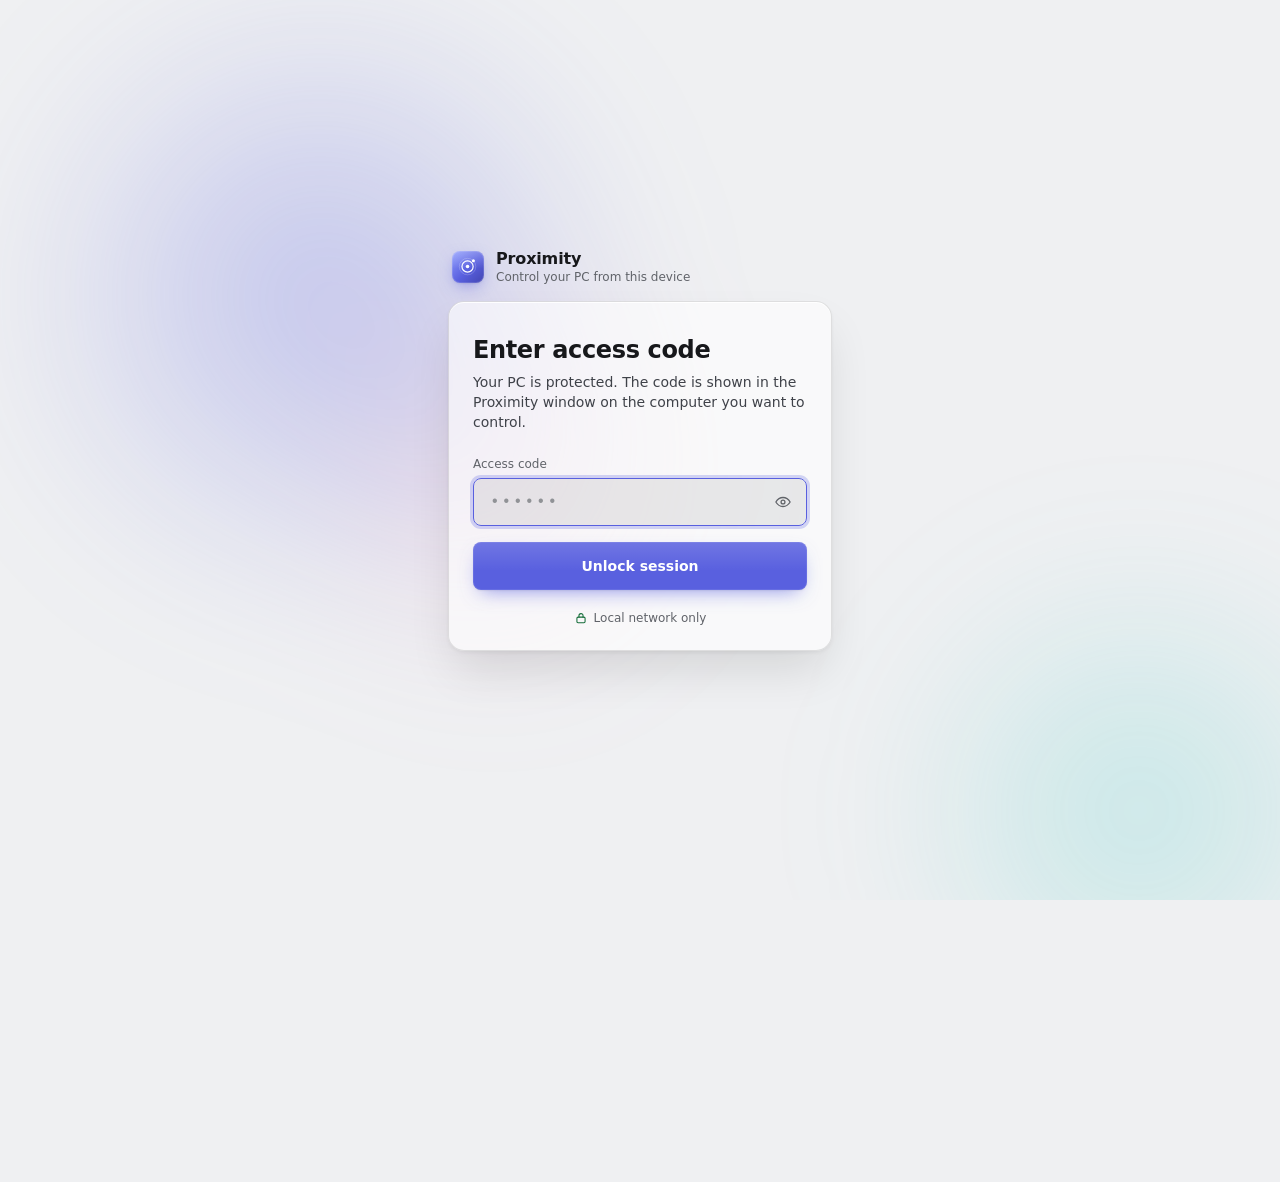
<file: www/static/access_code.html>
<!DOCTYPE html>
<html lang="en">

<head>
    <meta charset="utf-8" />
    <meta name="viewport" content="width=device-width, initial-scale=1.0, maximum-scale=1.0, user-scalable=no, interactive-widget=overlays-content" />
    <meta name="apple-mobile-web-app-capable" content="yes" />
    <meta name="apple-mobile-web-app-status-bar-style" content="black-translucent">
    <meta name="mobile-web-app-capable" content="yes">
    <meta name="apple-mobile-web-app-title" content="Proximity">
    <meta name="theme-color" media="(prefers-color-scheme: dark)" content="#030405">
    <meta name="theme-color" media="(prefers-color-scheme: light)" content="#eff0f2">
    <meta name="color-scheme" content="dark light">
    <meta name="description" content="Enter the access code to connect to your PC with Proximity.">
    <link rel="icon" href="data:image/svg+xml,%3Csvg xmlns='http://www.w3.org/2000/svg' viewBox='0 0 32 32'%3E%3Cdefs%3E%3ClinearGradient id='g' x1='0' y1='0' x2='1' y2='1'%3E%3Cstop stop-color='%239b8cff'/%3E%3Cstop offset='.52' stop-color='%235b6cff'/%3E%3Cstop offset='1' stop-color='%2322d3ee'/%3E%3C/linearGradient%3E%3C/defs%3E%3Crect width='32' height='32' rx='8.75' fill='url(%23g)'/%3E%3Ccircle cx='16' cy='16' r='8.5' fill='none' stroke='white' stroke-width='1.8'/%3E%3Ccircle cx='16' cy='16' r='12.5' fill='none' stroke='white' stroke-width='1.2' opacity='.26'/%3E%3Ccircle cx='16' cy='16' r='2.7' fill='white'/%3E%3Ccircle cx='24.84' cy='7.16' r='2.3' fill='white'/%3E%3C/svg%3E">
    <title>Unlock · Proximity</title>
    <link rel="stylesheet" href="style.css">
</head>

<body class="auth">
    <div class="auth_shell">
        <div class="auth_brand">
            <span class="brand_mark" aria-hidden="true">
                <svg viewBox="0 0 32 32" fill="none">
                    <circle cx="16" cy="16" r="8.5" stroke="currentColor" stroke-width="1.8" />
                    <circle cx="16" cy="16" r="12.5" stroke="currentColor" stroke-width="1.2" opacity=".26" />
                    <circle cx="16" cy="16" r="2.7" fill="currentColor" />
                    <circle cx="24.84" cy="7.16" r="2.3" fill="currentColor" />
                </svg>
            </span>
            <div class="auth_brand_text">
                <span class="auth_brand_name">Proximity</span>
                <span class="auth_brand_sub">Control your PC from this device</span>
            </div>
        </div>

        <div class="auth_card">
            <h1>Enter access code</h1>
            <p>Your PC is protected. The code is shown in the Proximity window on the computer you want to control.</p>

            <form action="/" method="get">
                <label class="auth_label" for="access_code">Access code</label>
                <div class="auth_field">
                    <input type="password" id="access_code" name="access_code" placeholder="••••••" autocomplete="current-password" autocapitalize="off" spellcheck="false" autofocus />
                    <button id="toggle_code" type="button" aria-label="Show access code" aria-pressed="false" title="Show access code">
                        <svg class="eye_open" viewBox="0 0 24 24" width="18" height="18" fill="none" stroke="currentColor" stroke-width="1.7" stroke-linecap="round" stroke-linejoin="round" aria-hidden="true">
                            <path d="M2.5 12s3.5-6 9.5-6 9.5 6 9.5 6-3.5 6-9.5 6-9.5-6-9.5-6z" />
                            <circle cx="12" cy="12" r="2.6" />
                        </svg>
                        <svg class="eye_closed" viewBox="0 0 24 24" width="18" height="18" fill="none" stroke="currentColor" stroke-width="1.7" stroke-linecap="round" stroke-linejoin="round" aria-hidden="true" style="display:none">
                            <path d="M4 4l16 16" />
                            <path d="M9.9 5.3A9.9 9.9 0 0 1 12 5c6 0 9.5 7 9.5 7a17 17 0 0 1-3.2 4.1M6.6 7.4A16.6 16.6 0 0 0 2.5 12s3.5 7 9.5 7a9.9 9.9 0 0 0 4.1-.9" />
                            <path d="M9.9 9.9a3 3 0 0 0 4.2 4.2" />
                        </svg>
                    </button>
                </div>
                <button class="auth_submit" type="submit">Unlock session</button>
            </form>

            <p class="auth_note">
                <svg viewBox="0 0 24 24" width="14" height="14" fill="none" stroke="currentColor" stroke-width="1.8" stroke-linecap="round" stroke-linejoin="round" aria-hidden="true">
                    <rect x="5" y="10.5" width="14" height="9.5" rx="2" />
                    <path d="M8.5 10.5V8a3.5 3.5 0 0 1 7 0v2.5" />
                </svg>
                Local network only
            </p>
        </div>
    </div>

    <script>
        (function () {
            var input = document.getElementById("access_code");
            var button = document.getElementById("toggle_code");
            var eyeOpen = button.querySelector(".eye_open");
            var eyeClosed = button.querySelector(".eye_closed");
            button.addEventListener("click", function () {
                var show = input.type === "password";
                input.type = show ? "text" : "password";
                eyeOpen.style.display = show ? "none" : "";
                eyeClosed.style.display = show ? "" : "none";
                button.setAttribute("aria-pressed", show ? "true" : "false");
                button.setAttribute("aria-label", show ? "Hide access code" : "Show access code");
                button.title = show ? "Hide access code" : "Show access code";
                input.focus();
            });
        })();
    </script>
</body>

</html>
</file>
<file: www/static/style.css>
@charset "UTF-8";
/* Proximity - "Glass" interface
 *
 * Built on the Eclypsion design set (design.eclypsion.org/tokens): its
 * surfaces, text, border and fill colours, the 4px spacing scale, radii,
 * type ramp, durations and easings are copied 1:1 below. On top of that sits
 * a soft-glass layer: translucent panels with backdrop blur, a one-pixel top
 * highlight and spring motion.
 *
 * Dark by default, light follows the system. The settings are a floating
 * drawer on wide screens and a floating bottom sheet on phones.
 *
 * JS contracts kept intact: #settings.hide/.vanish/.lefty, .vanish on
 * video/canvas, #softkb_bar.hide, #debug_overlay.hide, .active on tabs and
 * quick actions, #settings .hide on conditional rows, body.stage_live,
 * body.panel_open/.panel_gone/.game_mode, #stage_overlay[data-state],
 * .game_btn.sm/.md/.lg/.pressed/.selected, #game_overlay.edit, .ge_*.
 */

/* ================================================================ tokens */

:root {
    color-scheme: dark;

    /* --- Eclypsion: surfaces */
    --color-surface-base: #030405;
    --color-surface-content: #0e0f12;
    --color-surface-raised: #17181b;
    --color-surface-elevated: #212326;
    --color-surface-overlay: #2c2e31;

    /* --- Eclypsion: text */
    --color-text-primary: #eff0f2;
    --color-text-secondary: #bcbec2;
    --color-text-tertiary: #909296;
    --color-text-placeholder: #a6a8ac;
    --color-text-disabled: #606369;
    --color-text-accent: #8d9bfe;
    --color-text-on-accent: #fff;
    --color-text-success: #50c277;
    --color-text-warning: #ebaa2d;
    --color-text-danger: #ff807f;

    /* --- Eclypsion: borders */
    --color-border-subtle: rgba(255, 255, 255, 0.07);
    --color-border-default: rgba(255, 255, 255, 0.11);
    --color-border-strong: #6d6f72;
    --color-border-highlight: rgba(255, 255, 255, 0.05);
    --color-border-focus: #8d9bfe;
    --color-border-accent: #8d9bfe;
    --color-border-success: #50c277;
    --color-border-danger: #ff807f;

    /* --- Eclypsion: fills */
    --color-fill-accent: #5960df;
    --color-fill-accent-hover: #4d51cb;
    --color-fill-accent-active: #4245b2;
    --color-fill-accent-subtle: rgba(141, 155, 254, 0.14);
    --color-fill-neutral: rgba(255, 255, 255, 0.08);
    --color-fill-neutral-hover: rgba(255, 255, 255, 0.11);
    --color-fill-neutral-active: rgba(255, 255, 255, 0.14);
    --color-fill-raised: rgba(255, 255, 255, 0.22);
    --color-fill-raised-subtle: rgba(255, 255, 255, 0.14);
    --color-fill-success-subtle: rgba(80, 194, 119, 0.14);
    --color-fill-danger-subtle: rgba(255, 128, 127, 0.14);
    --color-fill-danger: #cc3239;
    --color-fill-danger-hover: #b01d28;
    --color-fill-disabled: rgba(255, 255, 255, 0.03);
    --color-fill-scrim: rgba(0, 0, 0, 0.6);

    /* --- Eclypsion: glows & shadows */
    --color-glow-focus: rgba(141, 155, 254, 0.25);
    --color-glow-danger: rgba(255, 128, 127, 0.25);
    --color-shadow-key: rgba(0, 0, 0, 0.3);
    --color-shadow-ambient: rgba(0, 0, 0, 0.5);
    --color-product-bots: #35c9c2;

    --shadow-raised: 0 1px 2px 0 var(--color-shadow-key);
    --shadow-popover: 0 1px 2px 0 var(--color-shadow-key), 0 8px 24px -4px var(--color-shadow-ambient);
    --shadow-modal: 0 2px 4px 0 var(--color-shadow-key), 0 24px 48px -8px var(--color-shadow-ambient);
    --glow-focus: 0 0 0 3px var(--color-glow-focus), 0 0 0 4px var(--color-border-focus);

    /* --- Eclypsion: spacing, radii, sizes */
    --space-2: 2px;
    --space-4: 4px;
    --space-6: 6px;
    --space-8: 8px;
    --space-12: 12px;
    --space-16: 16px;
    --space-20: 20px;
    --space-24: 24px;
    --space-32: 32px;
    --space-40: 40px;

    --radius-sm: 4px;
    --radius-md: 6px;
    --radius-lg: 8px;
    --radius-xl: 12px;
    --radius-2xl: 16px;
    --radius-full: 9999px;

    --size-control-xs: 24px;
    --size-control-sm: 28px;
    --size-control-md: 32px;
    --size-control-lg: 36px;
    --size-touch-target: 44px;
    --size-icon-sm: 16px;
    --size-icon-md: 20px;
    --size-icon-lg: 24px;

    /* --- Eclypsion: type */
    --font-family-sans: "Inter Variable", Inter, system-ui, -apple-system, "Segoe UI", Roboto, "Helvetica Neue", sans-serif;
    --font-family-mono: "JetBrains Mono Variable", "JetBrains Mono", ui-monospace, "SF Mono", "Cascadia Mono", Menlo, Consolas, monospace;

    /* --- Eclypsion: motion */
    --duration-fast: 120ms;
    --duration-normal: 180ms;
    --duration-slow: 260ms;
    --easing-standard: cubic-bezier(0.2, 0, 0, 1);
    --easing-entrance: cubic-bezier(0, 0, 0, 1);
    --easing-exit: cubic-bezier(0.4, 0, 1, 1);
    /* Fallbacks; replaced by the real linear() springs below where supported. */
    --easing-spring: cubic-bezier(0.2, 0.9, 0.25, 1);
    --easing-spring-soft: cubic-bezier(0.3, 1.25, 0.5, 1);

    /* --- Glass layer (derived from surface-content) */
    --glass: rgba(14, 15, 18, 0.66);
    --glass-strong: rgba(14, 15, 18, 0.84);
    --glass-solid: #121316;
    --glass-blur: blur(24px) saturate(1.7);
    --glass-blur-strong: blur(36px) saturate(1.8);
    --glass-edge: inset 0 1px 0 0 rgba(255, 255, 255, 0.07);
    --group: rgba(255, 255, 255, 0.045);
    --track: rgba(255, 255, 255, 0.14);
    --knob: #ffffff;

    /* Ambient light behind the glass. */
    --aurora-1: rgba(89, 96, 223, 0.55);
    --aurora-2: rgba(53, 201, 194, 0.26);
    --aurora-3: rgba(236, 132, 183, 0.18);
}

@supports (transition-timing-function: linear(0, 1)) {
    :root {
        --easing-spring: linear(0, 0.003 0.8%, 0.016 2.1%, 0.039 3.3%, 0.079 5%, 0.167 7.9%, 0.362 13.8%, 0.455 16.7%, 0.551 20%, 0.634 23.3%, 0.705 26.7%, 0.764 30%, 0.818 33.8%, 0.86 37.5%, 0.9 42.1%, 0.931 47.1%, 0.954 52.5%, 0.972 58.8%, 0.983 65.4%, 0.991 73.8%, 1);
        --easing-spring-soft: linear(0, 0.007 1.3%, 0.026 2.5%, 0.054 3.8%, 0.104 5.4%, 0.149 6.7%, 0.213 8.3%, 0.439 13.8%, 0.555 16.7%, 0.659 19.6%, 0.748 22.5%, 0.813 25%, 0.875 27.9%, 0.923 30.8%, 0.964 34.2%, 0.989 37.1%, 1.008 40.4%, 1.019 43.8%, 1.025 47.9%, 1.024 54.2%, 1.003 77.9%, 1);
    }
}

@media (prefers-color-scheme: light) {
    :root {
        color-scheme: light;

        --color-surface-base: #eff0f2;
        --color-surface-content: #fff;
        --color-surface-raised: #f9fafb;
        --color-surface-elevated: #fff;
        --color-surface-overlay: #fff;

        --color-text-primary: #17181b;
        --color-text-secondary: #3f4249;
        --color-text-tertiary: #606369;
        --color-text-placeholder: #52555c;
        --color-text-disabled: #909296;
        --color-text-accent: #4d51cb;
        --color-text-success: #146c39;
        --color-text-warning: #8d5406;
        --color-text-danger: #b01d28;

        --color-border-subtle: rgba(0, 0, 0, 0.07);
        --color-border-default: rgba(0, 0, 0, 0.11);
        --color-border-strong: #7e8085;
        --color-border-highlight: #fff;
        --color-border-focus: #5960df;
        --color-border-accent: #5960df;
        --color-border-success: #146c39;
        --color-border-danger: #b01d28;

        --color-fill-accent-subtle: rgba(89, 96, 223, 0.1);
        --color-fill-neutral: rgba(0, 0, 0, 0.07);
        --color-fill-neutral-hover: rgba(0, 0, 0, 0.1);
        --color-fill-neutral-active: rgba(0, 0, 0, 0.13);
        --color-fill-raised: #fff;
        --color-fill-raised-subtle: #f9fafb;
        --color-fill-success-subtle: rgba(38, 137, 76, 0.1);
        --color-fill-danger-subtle: rgba(204, 50, 57, 0.1);
        --color-fill-disabled: rgba(0, 0, 0, 0.03);
        --color-fill-scrim: rgba(0, 0, 0, 0.4);

        --color-glow-focus: rgba(89, 96, 223, 0.25);
        --color-glow-danger: rgba(204, 50, 57, 0.25);
        --color-shadow-key: rgba(0, 0, 0, 0.06);
        --color-shadow-ambient: rgba(0, 0, 0, 0.12);

        --glass: rgba(255, 255, 255, 0.62);
        --glass-strong: rgba(255, 255, 255, 0.82);
        --glass-solid: #fbfbfc;
        --glass-edge: inset 0 1px 0 0 rgba(255, 255, 255, 0.9);
        --group: rgba(255, 255, 255, 0.66);
        --track: rgba(0, 0, 0, 0.12);

        --aurora-1: rgba(89, 96, 223, 0.32);
        --aurora-2: rgba(53, 201, 194, 0.24);
        --aurora-3: rgba(236, 132, 183, 0.18);
    }
}

/* Without backdrop-filter the glass would just be see-through; go solid. */
@supports not ((-webkit-backdrop-filter: blur(1px)) or (backdrop-filter: blur(1px))) {
    :root {
        --glass: var(--glass-solid);
        --glass-strong: var(--glass-solid);
    }
}

/* ================================================================== base */

* {
    box-sizing: border-box;
}

html,
body {
    width: 100%;
    height: 100%;
    margin: 0;
    padding: 0;
    overflow: hidden;
}

body {
    display: flex;
    color: var(--color-text-primary);
    background: var(--color-surface-base);
    font-family: var(--font-family-sans);
    font-size: 14px;
    line-height: 20px;
    font-feature-settings: "cv11", "ss01";
    -webkit-font-smoothing: antialiased;
    -moz-osx-font-smoothing: grayscale;
    text-rendering: optimizeLegibility;
    -webkit-tap-highlight-color: transparent;
}

button,
input,
select,
output {
    font-family: inherit;
}

button {
    -webkit-tap-highlight-color: transparent;
}

:focus-visible {
    outline: none;
    box-shadow: var(--glow-focus);
}

/* Shared glass recipe. */
.stage_card,
#settings,
#quickbar,
#softkb_bar,
#game_edit_bar,
#debug_overlay,
.auth_card {
    -webkit-backdrop-filter: var(--glass-blur);
    backdrop-filter: var(--glass-blur);
}

/* ================================================================= stage */

main {
    position: relative;
    display: flex;
    width: 100%;
    height: 100%;
    margin: 0;
    padding: 0;
    overflow: hidden;
    isolation: isolate;
    touch-action: none;
    user-select: none;
    -webkit-touch-callout: none;
    -webkit-user-select: none;
    -moz-user-select: none;
    -ms-user-select: none;
    background: var(--color-surface-base);
}

/* Ambient light the glass panels refract: two slow drifting blooms. They are
   painted under the video, so a live stream simply covers them. */
main::before,
main::after,
body.auth::before {
    content: "";
    position: absolute;
    z-index: 0;
    pointer-events: none;
    border-radius: 50%;
    filter: blur(72px);
}

main::before,
body.auth::before {
    top: -12vmax;
    left: -10vmax;
    width: 70vmax;
    height: 70vmax;
    background:
        radial-gradient(closest-side, var(--aurora-1), transparent 72%),
        radial-gradient(closest-side at 70% 70%, var(--aurora-3), transparent 80%);
    animation: drift-a 26s var(--easing-standard) infinite alternate;
}

main::after {
    right: -14vmax;
    bottom: -18vmax;
    width: 64vmax;
    height: 64vmax;
    background: radial-gradient(closest-side, var(--aurora-2), transparent 72%);
    animation: drift-b 32s var(--easing-standard) infinite alternate;
}

body.stage_live main::before,
body.stage_live main::after {
    animation-play-state: paused;
}

@keyframes drift-a {
    to {
        transform: translate(8vmax, 6vmax) scale(1.08);
    }
}

@keyframes drift-b {
    to {
        transform: translate(-7vmax, -5vmax) scale(0.94);
    }
}

video {
    position: relative;
    z-index: 1;
    display: block;
    max-width: 100%;
    max-height: 100%;
    width: auto;
    height: auto;
    margin: auto;
    /* No painted background: until the stream starts the element would be a
       black 300x150 box shining through the stage card. */
    background: transparent;
}

video.vanish,
canvas.vanish {
    display: none !important;
}

canvas {
    position: absolute;
    top: 0;
    left: 0;
    z-index: 1;
    width: 100%;
    height: 100%;
    background: #000;
}

input[type="text"] {
    touch-action: auto !important;
    user-select: text;
    -webkit-touch-callout: default;
    -webkit-user-select: text;
    -khtml-user-select: text;
    -moz-user-select: text;
    -ms-user-select: text;
}

/* ========================================================= stage overlay */

#stage_overlay {
    position: absolute;
    inset: 0;
    /* Above the game mode overlay (z 40) so the retry button stays tappable
       when the connection dies mid-game; the card itself is click-through
       except for that button. */
    z-index: 45;
    display: flex;
    align-items: center;
    justify-content: center;
    padding: var(--space-24) var(--space-16) calc(88px + env(safe-area-inset-bottom));
    pointer-events: none;
    transition:
        opacity var(--duration-slow) var(--easing-exit),
        visibility var(--duration-slow) var(--easing-exit);
}

#stage_overlay.hide {
    opacity: 0;
    visibility: hidden;
}

.stage_card {
    position: relative;
    width: min(384px, 100%);
    padding: var(--space-40) var(--space-32) var(--space-32);
    border: 1px solid var(--color-border-default);
    border-radius: var(--radius-2xl);
    background: var(--glass);
    box-shadow: var(--glass-edge), var(--shadow-modal);
    text-align: center;
    animation: rise var(--duration-slow) var(--easing-entrance) both;
}

@keyframes rise {
    from {
        opacity: 0;
        transform: translateY(8px) scale(0.985);
    }
}

/* Brand tile. */
.brand_mark {
    position: relative;
    display: inline-grid;
    place-items: center;
    flex: none;
    width: var(--size-control-md);
    height: var(--size-control-md);
    border-radius: var(--radius-lg);
    color: #fff;
    background:
        linear-gradient(180deg, rgba(255, 255, 255, 0.22), rgba(255, 255, 255, 0) 55%),
        linear-gradient(135deg, #8d9bfe 0%, #5960df 55%, #4245b2 100%);
    box-shadow:
        inset 0 0 0 1px rgba(255, 255, 255, 0.14),
        0 1px 2px var(--color-shadow-key),
        0 6px 16px -4px rgba(89, 96, 223, 0.55);
}

.brand_mark svg {
    position: relative;
    z-index: 1;
    width: 66%;
    height: 66%;
}

.brand_mark_sm {
    width: var(--size-control-md);
    height: var(--size-control-md);
    border-radius: var(--radius-lg);
}

/* The big mark on the stage card radiates while it searches for the PC. */
.brand_mark_lg {
    width: 64px;
    height: 64px;
    border-radius: var(--radius-2xl);
    box-shadow:
        inset 0 0 0 1px rgba(255, 255, 255, 0.16),
        0 2px 4px var(--color-shadow-key),
        0 20px 40px -10px rgba(89, 96, 223, 0.65);
}

.brand_mark_lg::before,
.brand_mark_lg::after {
    content: "";
    position: absolute;
    inset: 0;
    border-radius: var(--radius-2xl);
    border: 1px solid var(--color-border-accent);
    opacity: 0;
    animation: radar 2.4s var(--easing-entrance) infinite;
}

.brand_mark_lg::after {
    animation-delay: 1.2s;
}

#stage_overlay[data-state="error"] .brand_mark_lg {
    background:
        linear-gradient(180deg, rgba(255, 255, 255, 0.12), rgba(255, 255, 255, 0) 55%),
        var(--color-surface-overlay);
    color: var(--color-text-tertiary);
    box-shadow: inset 0 0 0 1px var(--color-border-default), var(--shadow-raised);
}

#stage_overlay[data-state="error"] .brand_mark_lg::before,
#stage_overlay[data-state="error"] .brand_mark_lg::after {
    animation: none;
}

@keyframes radar {
    0% {
        opacity: 0.7;
        transform: scale(1);
    }

    100% {
        opacity: 0;
        transform: scale(1.55);
        border-radius: 28px;
    }
}

.eyebrow {
    display: block;
    margin: var(--space-24) 0 var(--space-4);
    font-size: 11px;
    line-height: 16px;
    font-weight: 600;
    letter-spacing: 0.08em;
    text-transform: uppercase;
    color: var(--color-text-tertiary);
}

.stage_title {
    margin: 0;
    font-size: 24px;
    line-height: 32px;
    font-weight: 600;
    letter-spacing: -0.015em;
    text-wrap: balance;
}

.stage_sub {
    margin: var(--space-4) 0 0;
    font-size: 14px;
    line-height: 20px;
    color: var(--color-text-secondary);
}

/* Indeterminate progress line instead of a spinner. */
.stage_loader {
    position: relative;
    width: 128px;
    height: 3px;
    margin: var(--space-24) auto;
    overflow: hidden;
    border-radius: var(--radius-full);
    background: var(--color-fill-neutral);
}

.stage_loader::before {
    content: "";
    position: absolute;
    inset: 0 auto 0 0;
    width: 40%;
    border-radius: inherit;
    background: linear-gradient(90deg, transparent, var(--color-text-accent), transparent);
    animation: sweep 1.4s var(--easing-standard) infinite;
}

#stage_overlay[data-state="waiting"] .stage_loader::before {
    background: linear-gradient(90deg, transparent, var(--color-product-bots), transparent);
}

@keyframes sweep {
    from {
        transform: translateX(-100%);
    }

    to {
        transform: translateX(250%);
    }
}

#stage_overlay[data-state="error"] .stage_loader {
    display: grid;
    place-items: center;
    width: auto;
    height: auto;
    margin: var(--space-20) auto var(--space-16);
    overflow: visible;
    background: none;
}

#stage_overlay[data-state="error"] .stage_loader::before {
    content: "Disconnected";
    position: static;
    width: auto;
    padding: var(--space-2) var(--space-8) var(--space-2) var(--space-20);
    border: 1px solid rgba(255, 128, 127, 0.24);
    border-radius: var(--radius-full);
    background:
        radial-gradient(circle at 10px 50%, var(--color-text-danger) 0 3px, transparent 3.5px),
        var(--color-fill-danger-subtle);
    color: var(--color-text-danger);
    font-size: 12px;
    line-height: 16px;
    font-weight: 500;
    animation: none;
}

#stage_overlay[data-state="error"] .stage_title {
    color: var(--color-text-primary);
}

#stage_overlay[data-state="error"] .stage_meta {
    display: none;
}

.stage_hint {
    max-width: 296px;
    margin: 0 auto;
    font-size: 13px;
    line-height: 20px;
    color: var(--color-text-tertiary);
    text-wrap: pretty;
}

.stage_retry {
    width: auto;
    min-width: 160px;
    margin: var(--space-20) auto 0;
    padding-inline: var(--space-24);
    pointer-events: auto;
}

.stage_meta {
    display: flex;
    flex-wrap: wrap;
    justify-content: center;
    gap: var(--space-6);
    margin-top: var(--space-20);
}

.stage_chip {
    display: inline-flex;
    align-items: center;
    gap: var(--space-6);
    height: var(--size-control-xs);
    padding: 0 var(--space-8);
    border: 1px solid var(--color-border-subtle);
    border-radius: var(--radius-full);
    background: var(--color-fill-neutral);
    font-size: 12px;
    line-height: 16px;
    font-weight: 500;
    color: var(--color-text-secondary);
}

.pulse_dot {
    width: 6px;
    height: 6px;
    border-radius: 50%;
    background: var(--color-text-success);
    box-shadow: 0 0 0 0 rgba(80, 194, 119, 0.5);
    animation: pulse 2.2s var(--easing-entrance) infinite;
}

@keyframes spin {
    to {
        transform: rotate(360deg);
    }
}

@keyframes pulse {
    0% {
        box-shadow: 0 0 0 0 rgba(80, 194, 119, 0.5);
    }

    70%,
    100% {
        box-shadow: 0 0 0 6px rgba(80, 194, 119, 0);
    }
}

/* ======================================================= settings panel */

#settings {
    position: fixed;
    top: var(--space-12);
    right: var(--space-12);
    bottom: var(--space-12);
    z-index: 70;
    display: flex;
    flex-direction: column;
    width: min(384px, calc(100vw - 24px));
    overflow: hidden;
    border: 1px solid var(--color-border-default);
    border-radius: var(--radius-2xl);
    background: var(--glass-strong);
    -webkit-backdrop-filter: var(--glass-blur-strong);
    backdrop-filter: var(--glass-blur-strong);
    box-shadow: var(--glass-edge), var(--shadow-modal);
    transition:
        transform var(--duration-slow) var(--easing-spring),
        opacity var(--duration-normal) var(--easing-standard),
        visibility var(--duration-normal);
    will-change: transform;
}

#settings.hide {
    transform: translateX(calc(100% + 24px));
    opacity: 0;
    visibility: hidden;
    pointer-events: none;
    transition:
        transform var(--duration-normal) var(--easing-exit),
        opacity var(--duration-normal) var(--easing-exit),
        visibility 0s linear var(--duration-normal);
}

#settings.vanish {
    display: none !important;
}

#settings.lefty {
    left: var(--space-12);
    right: auto;
}

#settings.hide.lefty {
    transform: translateX(calc(-100% - 24px));
}

#handle {
    display: none;
}

#settings_header {
    display: flex;
    align-items: center;
    gap: var(--space-12);
    padding: calc(var(--space-16) + env(safe-area-inset-top)) var(--space-16) var(--space-12);
}

.head_text {
    display: flex;
    flex: 1 1 auto;
    flex-direction: column;
    min-width: 0;
}

.head_title {
    font-size: 16px;
    line-height: 20px;
    font-weight: 600;
    letter-spacing: -0.01em;
}

.head_sub {
    font-size: 12px;
    line-height: 16px;
    color: var(--color-text-tertiary);
}

#settings_close {
    flex: none;
    width: var(--size-control-md);
    height: var(--size-control-md);
    display: grid;
    place-items: center;
    padding: 0;
    border: 0;
    border-radius: var(--radius-full);
    background: var(--color-fill-neutral);
    color: var(--color-text-secondary);
    cursor: pointer;
    transition:
        background-color var(--duration-fast) var(--easing-standard),
        color var(--duration-fast) var(--easing-standard),
        transform var(--duration-fast) var(--easing-standard);
}

#settings_close svg {
    width: var(--size-icon-sm);
    height: var(--size-icon-sm);
}

#settings_close:hover {
    background: var(--color-fill-neutral-hover);
    color: var(--color-text-primary);
}

#settings_close:active {
    transform: scale(0.92);
}

/* ------------------------------------------------- segmented tab control */

.tabs {
    position: relative;
    display: grid;
    grid-template-columns: repeat(3, 1fr);
    gap: 0;
    margin: 0 var(--space-16) var(--space-8);
    padding: 3px;
    border-radius: var(--radius-xl);
    background: var(--color-fill-neutral);
}

.tab_btn {
    position: relative;
    z-index: 1;
    display: flex;
    align-items: center;
    justify-content: center;
    gap: var(--space-6);
    min-width: 0;
    height: var(--size-control-lg);
    padding: 0 var(--space-8);
    border: 0;
    border-radius: 9px;
    background: transparent;
    color: var(--color-text-tertiary);
    font-size: 13px;
    line-height: 16px;
    font-weight: 500;
    cursor: pointer;
    transition:
        color var(--duration-normal) var(--easing-standard),
        background-color var(--duration-normal) var(--easing-standard);
}

.tab_btn svg {
    flex: none;
    width: var(--size-icon-sm);
    height: var(--size-icon-sm);
}

.tab_btn:hover {
    color: var(--color-text-secondary);
}

.tab_btn.active {
    color: var(--color-text-primary);
    background: var(--color-fill-raised-subtle);
    box-shadow: var(--glass-edge), var(--shadow-raised);
}

.tab_btn.active svg {
    color: var(--color-text-accent);
}

/* Where :has() exists the thumb slides between segments with a spring. */
@supports selector(:has(a)) {
    .tabs::before {
        content: "";
        position: absolute;
        top: 3px;
        bottom: 3px;
        left: 3px;
        width: calc((100% - 6px) / 3);
        border-radius: 9px;
        background: var(--color-fill-raised-subtle);
        box-shadow: var(--glass-edge), var(--shadow-raised);
        transition: transform var(--duration-slow) var(--easing-spring-soft);
    }

    .tabs:has(.tab_btn:nth-child(2).active)::before {
        transform: translateX(100%);
    }

    .tabs:has(.tab_btn:nth-child(3).active)::before {
        transform: translateX(200%);
    }

    .tab_btn.active {
        background: transparent;
        box-shadow: none;
    }
}

@media (prefers-color-scheme: light) {
    .tab_btn.active,
    .tabs::before {
        background: var(--color-surface-content);
    }

    @supports selector(:has(a)) {
        .tab_btn.active {
            background: transparent;
        }
    }
}

/* ------------------------------------------------------------ scroll area */

#settings_scroll {
    flex: 1 1 auto;
    min-height: 0;
    padding: 0 var(--space-16) calc(var(--space-16) + env(safe-area-inset-bottom));
    overflow-x: hidden;
    overflow-y: auto;
    overscroll-behavior: contain;
    -webkit-overflow-scrolling: touch;
    scrollbar-width: thin;
    scrollbar-color: var(--color-fill-neutral-active) transparent;
    -webkit-mask-image: linear-gradient(180deg, transparent 0, #000 var(--space-8), #000 calc(100% - var(--space-16)), transparent 100%);
    mask-image: linear-gradient(180deg, transparent 0, #000 var(--space-8), #000 calc(100% - var(--space-16)), transparent 100%);
}

#settings_scroll::-webkit-scrollbar {
    width: 6px;
}

#settings_scroll::-webkit-scrollbar-thumb {
    border-radius: var(--radius-full);
    background: var(--color-fill-neutral-active);
}

.tab_panel {
    display: none;
}

.tab_panel.active {
    display: block;
    animation: panel-in var(--duration-slow) var(--easing-entrance);
}

@keyframes panel-in {
    from {
        opacity: 0;
        transform: translateY(6px);
    }

    to {
        opacity: 1;
        transform: none;
    }
}

/* Section captions: eyebrow + tiny accent icon. */
#settings h3 {
    display: flex;
    align-items: center;
    gap: var(--space-6);
    margin: var(--space-20) var(--space-4) var(--space-8);
    font-size: 11px;
    line-height: 16px;
    font-weight: 600;
    letter-spacing: 0.08em;
    text-transform: uppercase;
    color: var(--color-text-tertiary);
}

#settings h3:first-child {
    margin-top: var(--space-12);
}

.sec_icon {
    display: inline-grid;
    place-items: center;
    flex: none;
    width: var(--size-icon-sm);
    height: var(--size-icon-sm);
    color: var(--color-text-accent);
}

.sec_icon svg {
    width: 14px;
    height: 14px;
}

/* Grouped list card. */
#settings section {
    margin: 0 0 var(--space-12);
    padding: var(--space-4) var(--space-16);
    border: 1px solid var(--color-border-subtle);
    border-radius: var(--radius-xl);
    background: var(--group);
    box-shadow: var(--glass-edge);
}

#settings .hide,
#softkb_bar.hide,
#debug_overlay.hide,
#stage_retry.hide {
    display: none !important;
}

/* ------------------------------------------------------------- switches */

#settings label.toggle {
    display: flex;
    align-items: center;
    justify-content: space-between;
    gap: var(--space-16);
    min-height: 48px;
    margin: 0;
    padding: var(--space-8) 0;
    cursor: pointer;
    user-select: none;
    -webkit-user-select: none;
}

#settings label.toggle + label.toggle,
#settings label.toggle + label.slider,
#settings label.slider + label.toggle {
    border-top: 1px solid var(--color-border-subtle);
}

#settings label.toggle > span {
    font-size: 14px;
    line-height: 20px;
}

#settings label.toggle em {
    display: block;
    font-style: normal;
    font-size: 12px;
    line-height: 16px;
    color: var(--color-text-tertiary);
}

#settings input[type="checkbox"] {
    flex: none;
    order: 2;
    position: relative;
    width: 42px;
    height: 26px;
    margin: 0;
    border: 0;
    border-radius: var(--radius-full);
    background: var(--track);
    box-shadow: inset 0 0 0 1px var(--color-border-subtle);
    -webkit-appearance: none;
    appearance: none;
    cursor: pointer;
    transition:
        background-color var(--duration-normal) var(--easing-standard),
        box-shadow var(--duration-normal) var(--easing-standard);
}

#settings input[type="checkbox"]::after {
    content: "";
    position: absolute;
    top: 3px;
    left: 3px;
    width: 20px;
    height: 20px;
    border-radius: var(--radius-full);
    background: var(--knob);
    box-shadow: 0 1px 2px rgba(0, 0, 0, 0.3), 0 2px 6px rgba(0, 0, 0, 0.18);
    transition:
        transform var(--duration-slow) var(--easing-spring-soft),
        width var(--duration-fast) var(--easing-standard);
}

#settings input[type="checkbox"]:active::after {
    width: 24px;
}

#settings input[type="checkbox"]:checked {
    background: var(--color-fill-accent);
    box-shadow: inset 0 0 0 1px rgba(255, 255, 255, 0.08);
}

#settings input[type="checkbox"]:checked::after {
    transform: translateX(16px);
}

#settings input[type="checkbox"]:checked:active::after {
    transform: translateX(12px);
}

#settings input[type="checkbox"]:disabled {
    opacity: 0.4;
    cursor: not-allowed;
}

#settings input[type="checkbox"]:focus-visible {
    box-shadow: var(--glow-focus);
}

label input:disabled + span {
    color: var(--color-text-disabled);
}

#lefty {
    display: none;
}

/* -------------------------------------------------------------- sliders */

#settings label.slider {
    display: grid;
    grid-template-columns: 1fr auto auto;
    align-items: center;
    column-gap: var(--space-6);
    margin: 0;
    padding: var(--space-12) 0 var(--space-6);
}

#settings label.slider + label.slider {
    border-top: 1px solid var(--color-border-subtle);
}

#settings label.slider > span:first-child {
    grid-column: 1;
    font-size: 14px;
    line-height: 20px;
}

#settings label.slider > output {
    grid-column: 2;
    min-width: 40px;
    height: var(--size-control-xs);
    padding: 0 var(--space-8);
    border-radius: var(--radius-md);
    background: var(--color-fill-neutral);
    font-family: var(--font-family-mono);
    font-size: 12px;
    line-height: var(--size-control-xs);
    font-variant-numeric: tabular-nums;
    text-align: center;
    color: var(--color-text-primary);
    white-space: nowrap;
}

#settings label.slider > output:empty {
    display: none;
}

#settings label.slider > .unit {
    grid-column: 3;
    font-family: var(--font-family-mono);
    font-size: 12px;
    line-height: 16px;
    color: var(--color-text-tertiary);
}

#settings label.slider > input[type="range"] {
    grid-column: 1 / -1;
    grid-row: 2;
    width: 100%;
    height: 32px;
    margin: 0;
    background: transparent;
    -webkit-appearance: none;
    appearance: none;
    cursor: pointer;
    --fill: 50%;
}

#settings input[type="range"]::-webkit-slider-runnable-track {
    height: 4px;
    border-radius: var(--radius-full);
    background: linear-gradient(90deg, var(--color-fill-accent) 0 var(--fill), var(--track) var(--fill) 100%);
}

#settings input[type="range"]::-webkit-slider-thumb {
    width: 20px;
    height: 20px;
    margin-top: -8px;
    border: 0;
    border-radius: 50%;
    background: var(--knob);
    box-shadow: 0 0 0 0.5px rgba(0, 0, 0, 0.12), 0 1px 2px rgba(0, 0, 0, 0.3), 0 3px 8px rgba(0, 0, 0, 0.2);
    -webkit-appearance: none;
    appearance: none;
    transition:
        box-shadow var(--duration-fast) var(--easing-standard),
        transform var(--duration-normal) var(--easing-spring-soft);
}

#settings input[type="range"]:hover::-webkit-slider-thumb {
    box-shadow: 0 0 0 6px var(--color-fill-accent-subtle), 0 1px 2px rgba(0, 0, 0, 0.3), 0 3px 8px rgba(0, 0, 0, 0.2);
}

#settings input[type="range"]:active::-webkit-slider-thumb {
    transform: scale(1.12);
}

#settings input[type="range"]::-moz-range-track {
    height: 4px;
    border-radius: var(--radius-full);
    background: linear-gradient(90deg, var(--color-fill-accent) 0 var(--fill), var(--track) var(--fill) 100%);
}

#settings input[type="range"]::-moz-range-thumb {
    width: 20px;
    height: 20px;
    border: 0;
    border-radius: 50%;
    background: var(--knob);
    box-shadow: 0 1px 2px rgba(0, 0, 0, 0.3), 0 3px 8px rgba(0, 0, 0, 0.2);
}

#settings input[type="range"]:focus-visible {
    box-shadow: none;
}

#settings input[type="range"]:focus-visible::-webkit-slider-thumb {
    box-shadow: var(--glow-focus);
}

#settings input[type="range"]:disabled {
    opacity: 0.4;
    cursor: not-allowed;
}

/* ------------------------------------------------------ fields & buttons */

#settings .field_label {
    display: block;
    margin: var(--space-12) 0 var(--space-6);
    font-size: 12px;
    line-height: 16px;
    font-weight: 500;
    color: var(--color-text-tertiary);
}

#settings section > .field_label:first-child {
    margin-top: var(--space-12);
}

.select_wrap {
    position: relative;
}

.select_wrap::after {
    content: "";
    position: absolute;
    top: 50%;
    right: var(--space-16);
    width: 6px;
    height: 6px;
    border-right: 1.5px solid var(--color-text-tertiary);
    border-bottom: 1.5px solid var(--color-text-tertiary);
    transform: translateY(-70%) rotate(45deg);
    pointer-events: none;
}

#settings select,
#settings input[type="text"] {
    width: 100%;
    height: var(--size-touch-target);
    margin: 0;
    padding: 0 var(--space-12);
    border: 1px solid var(--color-border-default);
    border-radius: var(--radius-lg);
    background: var(--color-fill-neutral);
    color: var(--color-text-primary);
    font-size: 14px;
    transition:
        border-color var(--duration-fast) var(--easing-standard),
        background-color var(--duration-fast) var(--easing-standard),
        box-shadow var(--duration-fast) var(--easing-standard);
}

#settings select {
    padding-right: 40px;
    -webkit-appearance: none;
    appearance: none;
    cursor: pointer;
}

#settings select option,
#settings select optgroup {
    background: var(--color-surface-elevated);
    color: var(--color-text-primary);
}

#settings select:hover,
#settings input[type="text"]:hover {
    background: var(--color-fill-neutral-hover);
}

#settings select:focus,
#settings input[type="text"]:focus {
    outline: none;
    border-color: var(--color-border-focus);
    box-shadow: 0 0 0 3px var(--color-glow-focus);
}

#settings input[type="text"]::placeholder {
    color: var(--color-text-placeholder);
}

#settings .hint {
    display: block;
    margin: var(--space-8) 0 var(--space-12);
    font-size: 12px;
    line-height: 16px;
    color: var(--color-text-tertiary);
}

.btn {
    position: relative;
    display: inline-flex;
    align-items: center;
    justify-content: center;
    gap: var(--space-8);
    width: 100%;
    height: var(--size-touch-target);
    margin: var(--space-12) 0;
    padding: 0 var(--space-16);
    border: 0;
    border-radius: var(--radius-lg);
    background:
        linear-gradient(180deg, rgba(255, 255, 255, 0.14), rgba(255, 255, 255, 0) 60%),
        var(--color-fill-accent);
    color: var(--color-text-on-accent);
    font-size: 14px;
    line-height: 20px;
    font-weight: 600;
    box-shadow:
        inset 0 0 0 1px rgba(255, 255, 255, 0.08),
        0 1px 2px var(--color-shadow-key),
        0 8px 20px -8px rgba(89, 96, 223, 0.7);
    cursor: pointer;
    transition:
        background-color var(--duration-fast) var(--easing-standard),
        transform var(--duration-normal) var(--easing-spring-soft),
        box-shadow var(--duration-fast) var(--easing-standard);
}

.btn svg {
    flex: none;
    width: var(--size-icon-sm);
    height: var(--size-icon-sm);
}

.btn:hover {
    background-color: var(--color-fill-accent-hover);
    background-image: linear-gradient(180deg, rgba(255, 255, 255, 0.1), rgba(255, 255, 255, 0) 60%);
}

.btn:active {
    transform: scale(0.98);
    background-color: var(--color-fill-accent-active);
}

.btn:focus-visible {
    box-shadow: var(--glow-focus);
}

.btn_ghost,
.btn_ghost:hover {
    background-image: none;
}

.btn_ghost {
    background: var(--color-fill-neutral);
    color: var(--color-text-primary);
    font-weight: 500;
    box-shadow: inset 0 0 0 1px var(--color-border-subtle);
}

.btn_ghost svg {
    color: var(--color-text-secondary);
}

.btn_ghost:hover {
    background-color: var(--color-fill-neutral-hover);
}

.btn_ghost:active {
    background-color: var(--color-fill-neutral-active);
}

#settings section .btn:last-child {
    margin-bottom: var(--space-12);
}

#settings .select_wrap + .btn {
    margin-top: var(--space-8);
}

/* Display options: two equal tiles. */
#displayoptions {
    display: grid;
    grid-template-columns: 1fr 1fr;
    gap: var(--space-8);
    padding: var(--space-8) !important;
}

#leftylabel {
    display: inline-flex;
    align-items: center;
    justify-content: center;
    gap: var(--space-8);
    min-width: 0;
    height: var(--size-touch-target);
    margin: 0;
    padding: 0 var(--space-12);
    border-radius: var(--radius-lg);
    background: var(--color-fill-neutral);
    box-shadow: inset 0 0 0 1px var(--color-border-subtle);
    color: var(--color-text-primary);
    font-size: 13px;
    font-weight: 500;
    text-align: center;
    cursor: pointer;
    user-select: none;
    -webkit-user-select: none;
    transition: background-color var(--duration-fast) var(--easing-standard);
}

#leftylabel:hover {
    background: var(--color-fill-neutral-hover);
}

#leftylabel::before {
    content: "";
    width: 6px;
    height: 6px;
    border-left: 1.5px solid var(--color-text-accent);
    border-bottom: 1.5px solid var(--color-text-accent);
    transform: rotate(45deg);
}

#settings.lefty #leftylabel::before {
    content: none;
}

#settings.lefty #leftylabel::after {
    content: "";
    width: 6px;
    height: 6px;
    border-right: 1.5px solid var(--color-text-accent);
    border-top: 1.5px solid var(--color-text-accent);
    transform: rotate(45deg);
}

#vanish {
    width: auto;
    height: var(--size-touch-target);
    margin: 0 !important;
    padding: 0 var(--space-12);
    font-size: 13px;
}

/* ----------------------------------------------------------- statistics */

#settings section.stats_grid {
    display: grid;
    grid-template-columns: 1fr 1fr;
    gap: var(--space-8);
    padding: 0;
    border: 0;
    background: none;
    box-shadow: none;
}

.metric {
    display: flex;
    flex-direction: column;
    gap: var(--space-2);
    padding: var(--space-12) var(--space-16);
    border: 1px solid var(--color-border-subtle);
    border-radius: var(--radius-xl);
    background: var(--group);
    box-shadow: var(--glass-edge);
}

.metric_label {
    font-size: 11px;
    line-height: 16px;
    font-weight: 600;
    letter-spacing: 0.08em;
    text-transform: uppercase;
    color: var(--color-text-tertiary);
}

.metric output {
    font-family: var(--font-family-mono);
    font-size: 24px;
    line-height: 32px;
    font-weight: 400;
    font-variant-numeric: tabular-nums;
    letter-spacing: -0.02em;
    color: var(--color-text-primary);
}

.metric output.metric_state {
    display: inline-flex;
    align-items: center;
    gap: var(--space-6);
    font-family: var(--font-family-sans);
    font-size: 16px;
    line-height: 32px;
    font-weight: 600;
    letter-spacing: -0.005em;
    color: var(--color-text-warning);
}

.metric output.metric_state::before {
    content: "";
    width: 8px;
    height: 8px;
    border-radius: 50%;
    background: currentColor;
    box-shadow: 0 0 0 3px color-mix(in srgb, currentColor 20%, transparent);
}

.metric output[data-state="live"] {
    color: var(--color-text-success);
}

.metric output[data-state="error"] {
    color: var(--color-text-danger);
}

.metric_note {
    font-size: 12px;
    line-height: 16px;
    color: var(--color-text-tertiary);
}

#log_section {
    padding-top: var(--space-4) !important;
    padding-bottom: var(--space-12) !important;
}

#log {
    max-width: 100%;
    max-height: 208px;
    margin: 0;
    padding: var(--space-8) var(--space-12);
    overflow: auto;
    border: 1px solid var(--color-border-subtle);
    border-radius: var(--radius-lg);
    background: rgba(0, 0, 0, 0.28);
    font-family: var(--font-family-mono);
    font-size: 12px;
    line-height: 16px;
    color: var(--color-text-secondary);
    white-space: pre-wrap;
    overflow-wrap: anywhere;
    touch-action: pan-x pan-y;
    user-select: text;
    -webkit-touch-callout: default;
    -webkit-user-select: text;
    -khtml-user-select: text;
    -moz-user-select: text;
    -ms-user-select: text;
}

@media (prefers-color-scheme: light) {
    #log {
        background: rgba(0, 0, 0, 0.03);
    }
}

/* ---------------------------------------------------------------- about */

.about_card {
    display: flex;
    align-items: center;
    gap: var(--space-12);
    padding: var(--space-12) var(--space-16) !important;
}

.about_text {
    display: flex;
    flex-direction: column;
    min-width: 0;
}

.about_name {
    display: flex;
    flex-wrap: wrap;
    align-items: center;
    gap: var(--space-8);
    font-size: 14px;
    line-height: 20px;
    font-weight: 600;
}

.badge {
    height: 20px;
    padding: 0 var(--space-6);
    border-radius: var(--radius-sm);
    background: var(--color-fill-neutral);
    font-family: var(--font-family-mono);
    font-size: 11px;
    line-height: 20px;
    font-weight: 400;
    color: var(--color-text-secondary);
}

#settings .about_card .hint {
    margin: 0;
}

/* ============================================================== overlays */

#debug_overlay {
    position: absolute;
    inset: 0;
    z-index: 2;
    width: fit-content;
    height: fit-content;
    margin: auto;
    padding: var(--space-8) var(--space-12);
    border: 1px solid var(--color-border-default);
    border-radius: var(--radius-lg);
    background: var(--glass);
    box-shadow: var(--glass-edge), var(--shadow-popover);
    color: var(--color-text-primary);
    font-family: var(--font-family-mono);
    font-size: 12px;
    line-height: 16px;
    text-align: center;
    white-space: pre;
    pointer-events: none;
}

#debug_overlay span.updated {
    color: var(--color-text-success);
}

/* ============================================================ game mode */

#game_overlay {
    position: fixed;
    inset: 0;
    /* Over the stage (video/canvas), under quickbar/softkb/settings so those
       keep working on top of the controls. */
    z-index: 40;
    touch-action: none;
    user-select: none;
    -webkit-user-select: none;
    -webkit-touch-callout: none;
}

#game_overlay.hide {
    display: none;
}

/* The quickbar would sit right under the thumbs and open menus mid-fight;
   game mode has its own settings button instead. */
body.game_mode #quickbar {
    display: none;
}

/* Game controls skip backdrop blur on purpose: dozens of blurred layers over
   a 60 fps video would cost frames on phones. A darker tint does the job. */
#game_stick_base {
    position: absolute;
    left: 16%;
    top: 76%;
    width: clamp(96px, 17vmin, 132px);
    aspect-ratio: 1;
    transform: translate(-50%, -50%);
    border-radius: 50%;
    border: 1px solid rgba(255, 255, 255, 0.16);
    background:
        radial-gradient(circle, transparent 46%, rgba(255, 255, 255, 0.05) 47%, transparent 48%),
        rgba(8, 9, 11, 0.42);
    box-shadow: inset 0 1px 0 rgba(255, 255, 255, 0.08), 0 8px 24px -6px rgba(0, 0, 0, 0.5);
    opacity: var(--game_alpha, 1);
    touch-action: none;
}

/* Centered via margins so the joystick code can use transform purely as the
   knob offset. */
#game_stick {
    position: absolute;
    left: 50%;
    top: 50%;
    width: 44%;
    aspect-ratio: 1;
    margin: -22% 0 0 -22%;
    border-radius: 50%;
    background:
        linear-gradient(180deg, rgba(255, 255, 255, 0.3), rgba(255, 255, 255, 0.08)),
        rgba(141, 155, 254, 0.35);
    border: 1px solid rgba(255, 255, 255, 0.35);
    box-shadow: 0 4px 12px rgba(0, 0, 0, 0.4);
    pointer-events: none;
    will-change: transform;
}

.game_btn {
    position: absolute;
    transform: translate(-50%, -50%);
    display: flex;
    align-items: center;
    justify-content: center;
    border-radius: 50%;
    border: 1px solid rgba(255, 255, 255, 0.16);
    background: rgba(8, 9, 11, 0.44);
    box-shadow: inset 0 1px 0 rgba(255, 255, 255, 0.08), 0 4px 14px -4px rgba(0, 0, 0, 0.5);
    color: #eff0f2;
    /* Scales with the button size slider through --game_scale. */
    font-size: calc(11px * var(--game_scale, 1));
    font-weight: 600;
    line-height: 1.1;
    letter-spacing: 0.02em;
    text-align: center;
    text-transform: uppercase;
    padding: 0 4px;
    overflow: hidden;
    text-shadow: 0 1px 2px rgba(0, 0, 0, 0.5);
    opacity: var(--game_alpha, 1);
    touch-action: none;
    user-select: none;
    -webkit-user-select: none;
    -webkit-touch-callout: none;
    transition:
        background-color var(--duration-fast) var(--easing-standard),
        border-color var(--duration-fast) var(--easing-standard),
        box-shadow var(--duration-fast) var(--easing-standard);
}

.game_btn.sm {
    width: calc(44px * var(--game_scale, 1));
    height: calc(44px * var(--game_scale, 1));
}

.game_btn.md {
    width: calc(60px * var(--game_scale, 1));
    height: calc(60px * var(--game_scale, 1));
}

.game_btn.lg {
    width: calc(78px * var(--game_scale, 1));
    height: calc(78px * var(--game_scale, 1));
}

.game_btn.pressed {
    background: rgba(89, 96, 223, 0.62);
    border-color: rgba(141, 155, 254, 0.9);
    box-shadow: 0 0 0 4px rgba(141, 155, 254, 0.22), 0 4px 14px -4px rgba(0, 0, 0, 0.5);
    color: #fff;
}

/* Layout editing: buttons stop pressing and start dragging. */
#game_overlay.edit .game_btn {
    border-style: dashed;
    border-color: var(--color-border-accent);
    opacity: 0.94;
}

#game_overlay.edit .game_btn.selected {
    background: rgba(89, 96, 223, 0.5);
    border-style: solid;
    box-shadow: 0 0 0 4px rgba(141, 155, 254, 0.25);
    color: #fff;
}

#game_overlay.edit #game_stick_base {
    border-style: dashed;
    border-color: var(--color-border-accent);
}

/* Editor bar pinned to the bottom while the layout is being edited. */
#game_edit_bar {
    position: fixed;
    left: 50%;
    bottom: calc(var(--space-12) + env(safe-area-inset-bottom));
    z-index: 65;
    display: flex;
    flex-direction: column;
    gap: var(--space-6);
    padding: var(--space-6);
    border: 1px solid var(--color-border-default);
    border-radius: var(--radius-2xl);
    background: var(--glass-strong);
    box-shadow: var(--glass-edge), var(--shadow-modal);
    transform: translateX(-50%);
    touch-action: none;
    user-select: none;
    -webkit-user-select: none;
}

#game_edit_bar.hide {
    display: none;
}

.ge_row {
    display: flex;
    align-items: center;
    justify-content: center;
    flex-wrap: wrap;
    gap: var(--space-4);
    max-width: 92vw;
}

.ge_btn {
    display: flex;
    align-items: center;
    justify-content: center;
    min-width: 40px;
    height: var(--size-control-lg);
    padding: 0 var(--space-12);
    border-radius: var(--radius-lg);
    border: 0;
    background: var(--color-fill-neutral);
    color: var(--color-text-primary);
    font-size: 12px;
    line-height: 16px;
    font-weight: 500;
    touch-action: none;
    user-select: none;
    -webkit-user-select: none;
    transition: background-color var(--duration-fast) var(--easing-standard);
}

.ge_btn:active {
    background: var(--color-fill-neutral-active);
}

.ge_done {
    background: var(--color-fill-accent);
    color: var(--color-text-on-accent);
    font-weight: 600;
}

.ge_done:active {
    background: var(--color-fill-accent-active);
}

.ge_del {
    background: var(--color-fill-danger-subtle);
    color: var(--color-text-danger);
}

.ge_input,
.ge_select {
    height: var(--size-control-lg);
    padding: 0 var(--space-8);
    border-radius: var(--radius-lg);
    border: 1px solid var(--color-border-default);
    background: var(--color-fill-neutral);
    color: var(--color-text-primary);
    font-size: 12px;
}

.ge_select option,
.ge_select optgroup {
    background: var(--color-surface-elevated);
    color: var(--color-text-primary);
}

.ge_input {
    width: 72px;
    font-family: var(--font-family-mono);
}

.ge_select {
    max-width: 136px;
}

.game_sysbtn {
    position: absolute;
    top: calc(var(--space-12) + env(safe-area-inset-top));
    right: calc(var(--space-12) + env(safe-area-inset-right));
    display: grid;
    place-items: center;
    width: var(--size-touch-target);
    height: var(--size-touch-target);
    border-radius: 50%;
    border: 1px solid rgba(255, 255, 255, 0.16);
    background: rgba(8, 9, 11, 0.44);
    box-shadow: inset 0 1px 0 rgba(255, 255, 255, 0.08);
    color: #bcbec2;
    touch-action: none;
    user-select: none;
    -webkit-user-select: none;
}

/* PC audio streaming from inside the game, same state as the quickbar. */
.game_sysbtn.active {
    background: rgba(89, 96, 223, 0.55);
    border-color: rgba(141, 155, 254, 0.8);
    color: #fff;
}

/* ===================================================== quick action bar */

#quickbar {
    position: fixed;
    left: 50%;
    bottom: calc(var(--space-16) + env(safe-area-inset-bottom));
    z-index: 60;
    display: flex;
    align-items: center;
    gap: var(--space-2);
    padding: var(--space-4);
    border: 1px solid var(--color-border-default);
    border-radius: var(--radius-full);
    background: var(--glass);
    box-shadow: var(--glass-edge), var(--shadow-popover);
    transform: translateX(-50%);
    animation: dock-in var(--duration-slow) var(--easing-spring) both;
}

@keyframes dock-in {
    from {
        opacity: 0;
        transform: translate(-50%, 12px) scale(0.96);
    }
}

#quickbar .qk_btn {
    position: relative;
    width: var(--size-touch-target);
    height: var(--size-touch-target);
    display: grid;
    place-items: center;
    padding: 0;
    border: 0;
    border-radius: var(--radius-full);
    background: transparent;
    color: var(--color-text-secondary);
    font-size: 15px;
    cursor: pointer;
    user-select: none;
    -webkit-user-select: none;
    -webkit-touch-callout: none;
    -webkit-tap-highlight-color: transparent;
    touch-action: none;
    transition:
        background-color var(--duration-fast) var(--easing-standard),
        color var(--duration-fast) var(--easing-standard),
        transform var(--duration-normal) var(--easing-spring-soft),
        box-shadow var(--duration-fast) var(--easing-standard);
}

#quickbar .qk_btn svg {
    width: var(--size-icon-md);
    height: var(--size-icon-md);
}

#quickbar .qk_btn:hover {
    background: var(--color-fill-neutral);
    color: var(--color-text-primary);
}

#quickbar .qk_btn:active {
    transform: scale(0.9);
    background: var(--color-fill-neutral-active);
}

#quickbar .qk_btn.active,
#quickbar .qk_btn[aria-pressed="true"],
body.panel_open #settings_fab {
    background: var(--color-fill-accent-subtle);
    color: var(--color-text-accent);
    box-shadow: inset 0 0 0 1px rgba(141, 155, 254, 0.28);
}

#quickbar .qk_btn.active:hover,
#quickbar .qk_btn[aria-pressed="true"]:hover {
    background: rgba(141, 155, 254, 0.2);
}

#quickbar .qk_sep {
    width: 1px;
    height: 20px;
    margin: 0 var(--space-4);
    background: var(--color-border-default);
}

/* While the stage card owns the screen (pre-stream or dead connection) the
   toolbar collapses to the settings launcher so the empty state stays calm. */
body:not(.stage_live) #quickbar .qk_btn,
body:not(.stage_live) #quickbar .qk_sep {
    display: none;
}

body:not(.stage_live) #quickbar #settings_fab {
    display: grid;
}

#settings_fab {
    position: static;
    flex: none;
}

#quickbar_toggle {
    flex: none;
}

#quickbar_toggle svg {
    width: var(--size-icon-sm) !important;
    height: var(--size-icon-sm) !important;
    transition: transform var(--duration-slow) var(--easing-spring-soft);
}

#quickbar.minimized #quickbar_toggle {
    color: var(--color-text-primary);
}

#quickbar.minimized #quickbar_toggle svg {
    transform: rotate(180deg);
}

/* Only hide the other actions while the stream is live; the pre-stream
   toolbar still needs its settings button. */
body.stage_live #quickbar.minimized .qk_btn:not(#quickbar_toggle),
body.stage_live #quickbar.minimized .qk_sep {
    display: none;
}

body:not(.stage_live) #quickbar #quickbar_toggle {
    display: none;
}

body.panel_gone #settings_fab {
    display: none !important;
}

@media (hover: hover) and (pointer: fine) {
    #quickbar .qk_btn::after {
        content: attr(data-tip);
        position: absolute;
        bottom: calc(100% + 10px);
        left: 50%;
        z-index: 2;
        height: var(--size-control-xs);
        padding: 0 var(--space-8);
        border: 1px solid var(--color-border-default);
        border-radius: var(--radius-md);
        background: var(--color-surface-overlay);
        box-shadow: var(--shadow-popover);
        color: var(--color-text-primary);
        font-size: 12px;
        line-height: 22px;
        font-weight: 500;
        white-space: nowrap;
        opacity: 0;
        pointer-events: none;
        transform: translate(-50%, 4px);
        transition:
            opacity var(--duration-fast) var(--easing-standard),
            transform var(--duration-normal) var(--easing-spring-soft);
    }

    #quickbar .qk_btn:hover::after,
    #quickbar .qk_btn:focus-visible::after {
        opacity: 1;
        transform: translate(-50%, 0);
        transition-delay: 300ms;
    }
}

/* ====================================================== text funnel bar */

#softkb_bar {
    position: fixed;
    left: 50%;
    bottom: calc(84px + env(safe-area-inset-bottom));
    z-index: 61;
    display: flex;
    align-items: center;
    gap: var(--space-6);
    width: min(calc(100vw - 32px), 480px);
    padding: var(--space-6);
    border: 1px solid var(--color-border-default);
    border-radius: var(--radius-2xl);
    background: var(--glass-strong);
    box-shadow: var(--glass-edge), var(--shadow-modal);
    transform: translateX(-50%);
    animation: bar-in var(--duration-slow) var(--easing-spring) both;
}

@keyframes bar-in {
    from {
        opacity: 0;
        transform: translate(-50%, 8px) scale(0.98);
    }

    to {
        opacity: 1;
        transform: translate(-50%, 0);
    }
}

.softkb_icon {
    display: grid;
    place-items: center;
    flex: none;
    width: 40px;
    height: 40px;
    border-radius: 10px;
    background: var(--color-fill-accent-subtle);
    color: var(--color-text-accent);
}

#softkb_bar input[type="text"] {
    flex: 1 1 auto;
    width: auto;
    min-width: 0;
    max-width: none;
    height: 40px;
    margin: 0;
    padding: 0 var(--space-12);
    border: 1px solid var(--color-border-subtle);
    border-radius: 10px;
    background: var(--color-fill-neutral);
    color: var(--color-text-primary);
    font-size: 16px;
    caret-color: var(--color-text-accent);
    transition:
        border-color var(--duration-fast) var(--easing-standard),
        box-shadow var(--duration-fast) var(--easing-standard);
}

#softkb_bar input[type="text"]::placeholder {
    color: var(--color-text-placeholder);
}

#softkb_bar input[type="text"]:focus {
    outline: none;
    border-color: var(--color-border-focus);
    box-shadow: 0 0 0 3px var(--color-glow-focus);
}

#softkb_close {
    flex: none;
    width: 40px;
    height: 40px;
    display: grid;
    place-items: center;
    padding: 0;
    border: 0;
    border-radius: 10px;
    background: transparent;
    color: var(--color-text-tertiary);
    cursor: pointer;
    transition:
        color var(--duration-fast) var(--easing-standard),
        background-color var(--duration-fast) var(--easing-standard);
}

#softkb_close:hover {
    background: var(--color-fill-neutral);
    color: var(--color-text-primary);
}

/* ========================================================= phone layout */

@media (max-width: 760px) {
    /* Floating bottom sheet, inset from the screen edges. */
    #settings,
    #settings.lefty {
        top: auto;
        left: var(--space-8);
        right: var(--space-8);
        bottom: calc(var(--space-8) + env(safe-area-inset-bottom));
        width: auto;
        height: auto;
        max-height: 86vh;
        max-height: 86dvh;
        border-radius: 20px;
    }

    #settings.hide,
    #settings.hide.lefty {
        transform: translateY(calc(100% + 24px));
    }

    /* Grabber: tap it or swipe the header down. */
    #handle {
        display: flex;
        position: absolute;
        top: 0;
        left: 50%;
        z-index: 8;
        width: 88px;
        height: 24px;
        margin-left: -44px;
        padding: 0;
        border: 0;
        background: transparent;
        align-items: center;
        justify-content: center;
        cursor: pointer;
        -webkit-appearance: none;
        appearance: none;
        touch-action: none;
        -webkit-tap-highlight-color: transparent;
    }

    #handle::before {
        content: "";
        width: 36px;
        height: 5px;
        border-radius: var(--radius-full);
        background: var(--color-fill-raised);
        transition: width var(--duration-normal) var(--easing-spring-soft);
    }

    #handle:active::before {
        width: 48px;
    }
}

@media (max-width: 760px) and (prefers-color-scheme: light) {
    #handle::before {
        background: var(--color-fill-neutral-active);
    }

    #settings_header {
        position: relative;
        padding-top: var(--space-24);
    }

    #settings_close {
        width: var(--size-control-lg);
        height: var(--size-control-lg);
    }

    .tab_btn {
        height: 38px;
        font-size: 14px;
    }

    #settings label.toggle {
        min-height: 52px;
    }

    #settings label.toggle > span,
    #settings label.slider > span:first-child {
        font-size: 15px;
    }

    #settings input[type="checkbox"] {
        width: 50px;
        height: 30px;
    }

    #settings input[type="checkbox"]::after {
        width: 26px;
        height: 26px;
        top: 2px;
        left: 2px;
    }

    #settings input[type="checkbox"]:active::after {
        width: 30px;
    }

    #settings input[type="checkbox"]:checked::after {
        transform: translateX(20px);
    }

    #settings input[type="checkbox"]:checked:active::after {
        transform: translateX(16px);
    }

    #settings input[type="range"]::-webkit-slider-thumb {
        width: 24px;
        height: 24px;
        margin-top: -10px;
    }

    #settings input[type="range"]::-moz-range-thumb {
        width: 24px;
        height: 24px;
    }

    #settings select,
    #settings input[type="text"] {
        font-size: 16px;
    }

    .stage_card {
        padding: var(--space-32) var(--space-24) var(--space-24);
    }

    .stage_meta {
        margin-top: var(--space-16);
    }
}

@media (max-height: 520px) and (max-width: 900px) and (orientation: landscape) {
    /* Phone held sideways: a side drawer again. */
    #settings {
        top: var(--space-8);
        right: calc(var(--space-8) + env(safe-area-inset-right));
        bottom: var(--space-8);
        left: auto;
        width: min(360px, 72vw);
        height: auto;
        max-height: none;
        border-radius: var(--radius-2xl);
    }

    #settings_header {
        padding-top: var(--space-12);
    }

    #settings.hide {
        transform: translateX(calc(100% + 24px));
    }

    #settings.lefty {
        left: calc(var(--space-8) + env(safe-area-inset-left));
        right: auto;
    }

    #settings.hide.lefty {
        transform: translateX(calc(-100% - 24px));
    }

    #settings_scroll {
        padding-bottom: calc(var(--space-12) + env(safe-area-inset-bottom));
    }

    #stage_overlay {
        padding-bottom: var(--space-16);
    }

    .stage_card {
        width: min(400px, 100%);
        padding: var(--space-20) var(--space-24);
    }

    .brand_mark_lg {
        width: 48px;
        height: 48px;
        border-radius: var(--radius-xl);
    }

    .eyebrow {
        margin-top: var(--space-12);
    }

    .stage_loader {
        margin: var(--space-12) auto;
    }

    .stage_meta {
        display: none;
    }

    #quickbar {
        left: auto;
        right: calc(var(--space-12) + env(safe-area-inset-right));
        bottom: calc(var(--space-12) + env(safe-area-inset-bottom));
        transform: none;
        animation: none;
    }
}

@media (max-width: 380px) {
    #settings_scroll {
        padding-left: var(--space-12);
        padding-right: var(--space-12);
    }

    .tabs {
        margin-inline: var(--space-12);
    }

    .tab_btn {
        gap: var(--space-4);
        font-size: 13px;
    }

    #settings section {
        padding-inline: var(--space-12);
    }

    #displayoptions {
        grid-template-columns: 1fr;
    }

    #quickbar .qk_btn {
        width: 42px;
        height: 42px;
    }

    .stage_card {
        padding: var(--space-24) var(--space-16) var(--space-20);
    }

    .stage_meta {
        display: none;
    }
}

@media (prefers-reduced-motion: reduce) {
    *,
    *::before,
    *::after {
        animation-duration: 0.001ms !important;
        animation-iteration-count: 1 !important;
        transition-duration: 0.001ms !important;
        scroll-behavior: auto !important;
    }
}

/* ===================================================== access code page */

body.auth {
    position: relative;
    display: grid;
    place-items: center;
    padding: var(--space-20) var(--space-16);
    overflow: hidden;
    background: var(--color-surface-base);
}

body.auth::after {
    content: "";
    position: absolute;
    right: -18vmax;
    bottom: -22vmax;
    z-index: 0;
    width: 58vmax;
    height: 58vmax;
    border-radius: 50%;
    filter: blur(72px);
    background: radial-gradient(closest-side, var(--aurora-2), transparent 72%);
    pointer-events: none;
}

.auth_shell {
    position: relative;
    z-index: 1;
    width: min(384px, 100%);
    animation: rise var(--duration-slow) var(--easing-entrance) both;
}

.auth_brand {
    display: flex;
    align-items: center;
    gap: var(--space-12);
    margin: 0 var(--space-4) var(--space-16);
}

.auth_brand_text {
    display: flex;
    flex-direction: column;
}

.auth_brand_name {
    font-size: 16px;
    line-height: 20px;
    font-weight: 600;
    letter-spacing: -0.01em;
}

.auth_brand_sub {
    font-size: 12px;
    line-height: 16px;
    color: var(--color-text-tertiary);
}

.auth_card {
    padding: var(--space-32) var(--space-24) var(--space-24);
    border: 1px solid var(--color-border-default);
    border-radius: var(--radius-2xl);
    background: var(--glass);
    box-shadow: var(--glass-edge), var(--shadow-modal);
}

.auth_card h1 {
    margin: 0;
    font-size: 24px;
    line-height: 32px;
    font-weight: 600;
    letter-spacing: -0.015em;
}

.auth_card > p {
    margin: var(--space-6) 0 var(--space-24);
    font-size: 14px;
    line-height: 20px;
    color: var(--color-text-secondary);
}

.auth_label {
    display: block;
    margin-bottom: var(--space-6);
    font-size: 12px;
    line-height: 16px;
    font-weight: 500;
    color: var(--color-text-tertiary);
}

.auth_field {
    position: relative;
}

.auth_field input[type="password"],
.auth_field input[type="text"] {
    width: 100%;
    height: 48px;
    margin: 0;
    padding: 0 52px 0 var(--space-16);
    border: 1px solid var(--color-border-default);
    border-radius: var(--radius-lg);
    background: var(--color-fill-neutral);
    color: var(--color-text-primary);
    font-family: var(--font-family-mono);
    font-size: 16px;
    letter-spacing: 0.12em;
    transition:
        border-color var(--duration-fast) var(--easing-standard),
        box-shadow var(--duration-fast) var(--easing-standard),
        background-color var(--duration-fast) var(--easing-standard);
}

.auth_field input::placeholder {
    color: var(--color-text-disabled);
}

.auth_field input:hover {
    background: var(--color-fill-neutral-hover);
}

.auth_field input:focus {
    outline: none;
    border-color: var(--color-border-focus);
    box-shadow: 0 0 0 3px var(--color-glow-focus);
}

#toggle_code {
    position: absolute;
    top: 6px;
    right: 6px;
    width: var(--size-control-lg);
    height: var(--size-control-lg);
    display: grid;
    place-items: center;
    padding: 0;
    border: 0;
    border-radius: var(--radius-md);
    background: transparent;
    color: var(--color-text-tertiary);
    cursor: pointer;
    transition:
        background-color var(--duration-fast) var(--easing-standard),
        color var(--duration-fast) var(--easing-standard);
}

#toggle_code:hover {
    background: var(--color-fill-neutral);
    color: var(--color-text-primary);
}

.auth_submit {
    width: 100%;
    height: 48px;
    margin-top: var(--space-16);
    padding: 0 var(--space-16);
    border: 0;
    border-radius: var(--radius-lg);
    background:
        linear-gradient(180deg, rgba(255, 255, 255, 0.14), rgba(255, 255, 255, 0) 60%),
        var(--color-fill-accent);
    color: var(--color-text-on-accent);
    font-size: 14px;
    font-weight: 600;
    box-shadow:
        inset 0 0 0 1px rgba(255, 255, 255, 0.08),
        0 1px 2px var(--color-shadow-key),
        0 8px 20px -8px rgba(89, 96, 223, 0.7);
    cursor: pointer;
    transition:
        background-color var(--duration-fast) var(--easing-standard),
        transform var(--duration-normal) var(--easing-spring-soft);
}

.auth_submit:hover {
    background-color: var(--color-fill-accent-hover);
}

.auth_submit:active {
    transform: scale(0.98);
    background-color: var(--color-fill-accent-active);
}

.auth_submit:focus-visible {
    box-shadow: var(--glow-focus);
}

.auth_card > .auth_note {
    display: flex;
    align-items: center;
    justify-content: center;
    gap: var(--space-6);
    margin: var(--space-20) 0 0;
    font-size: 12px;
    line-height: 16px;
    color: var(--color-text-tertiary);
    text-align: center;
}

.auth_note svg {
    flex: none;
    color: var(--color-text-success);
}
</file>
